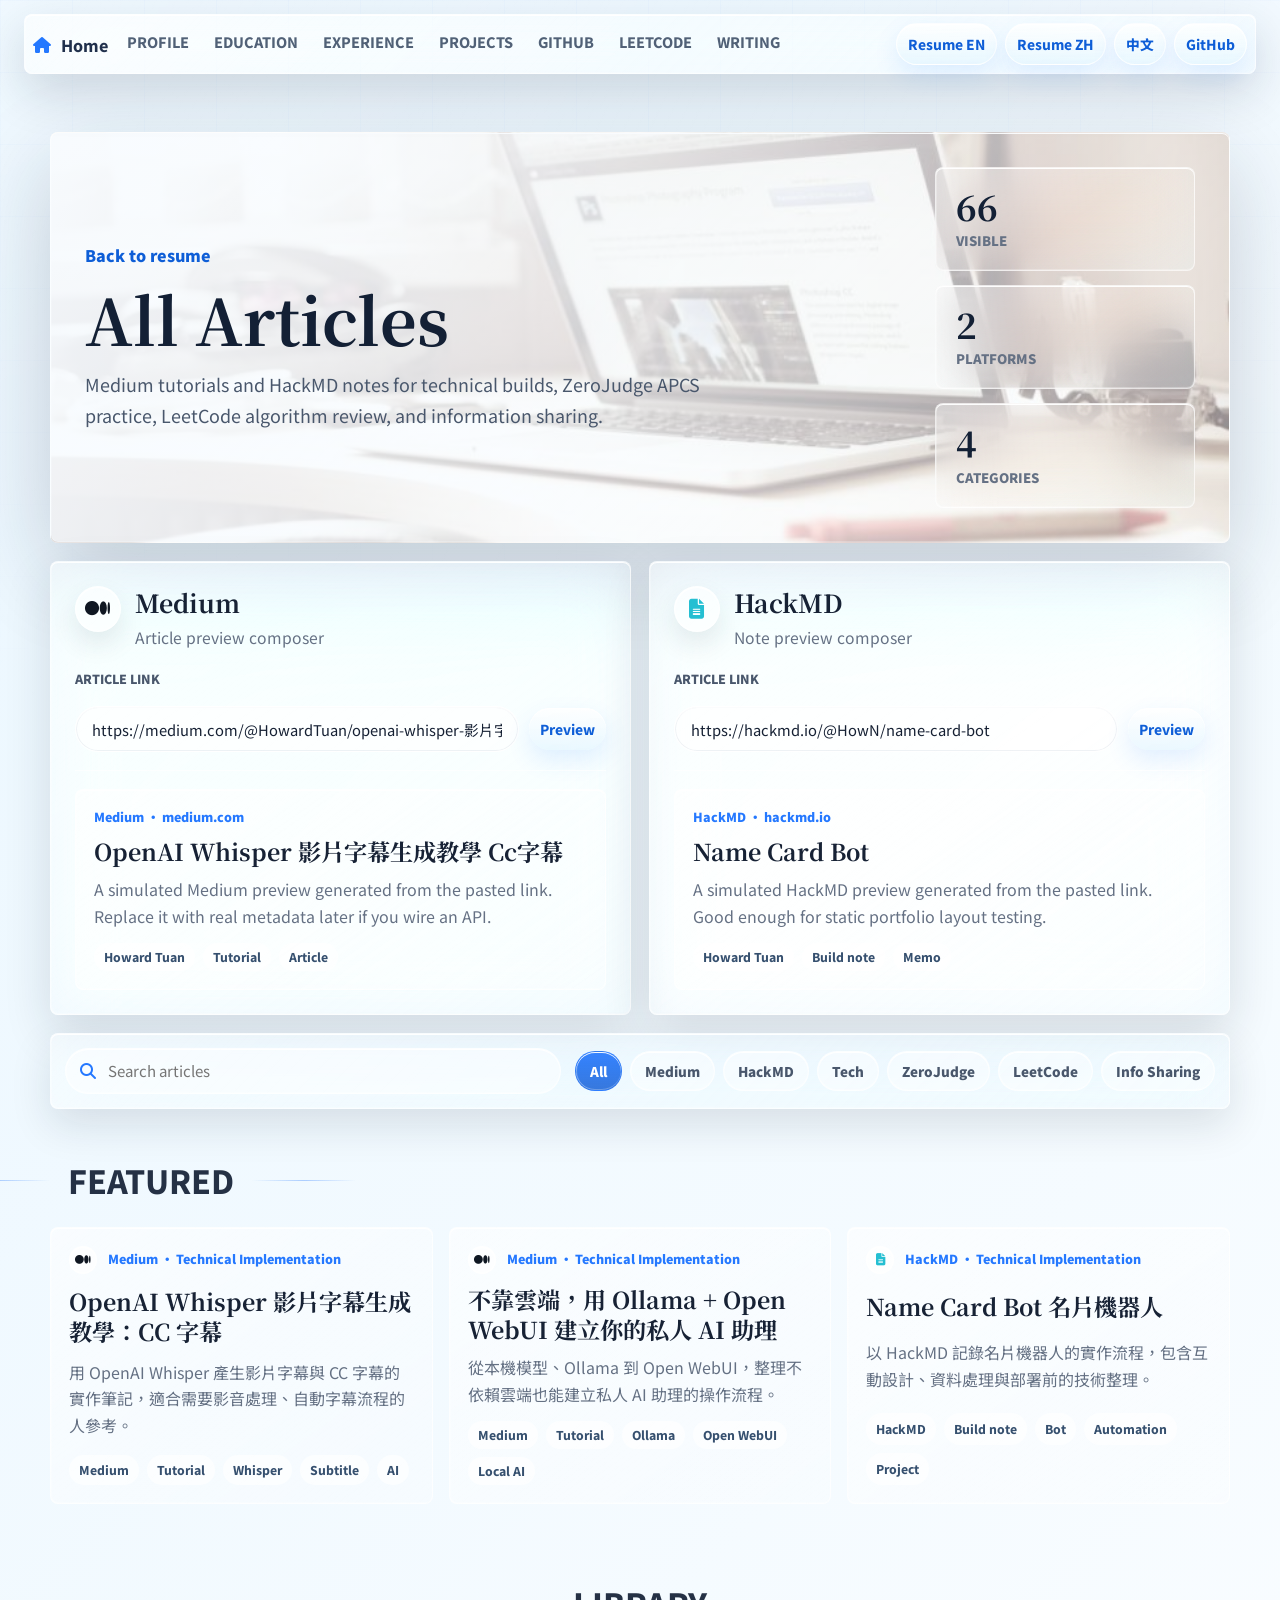
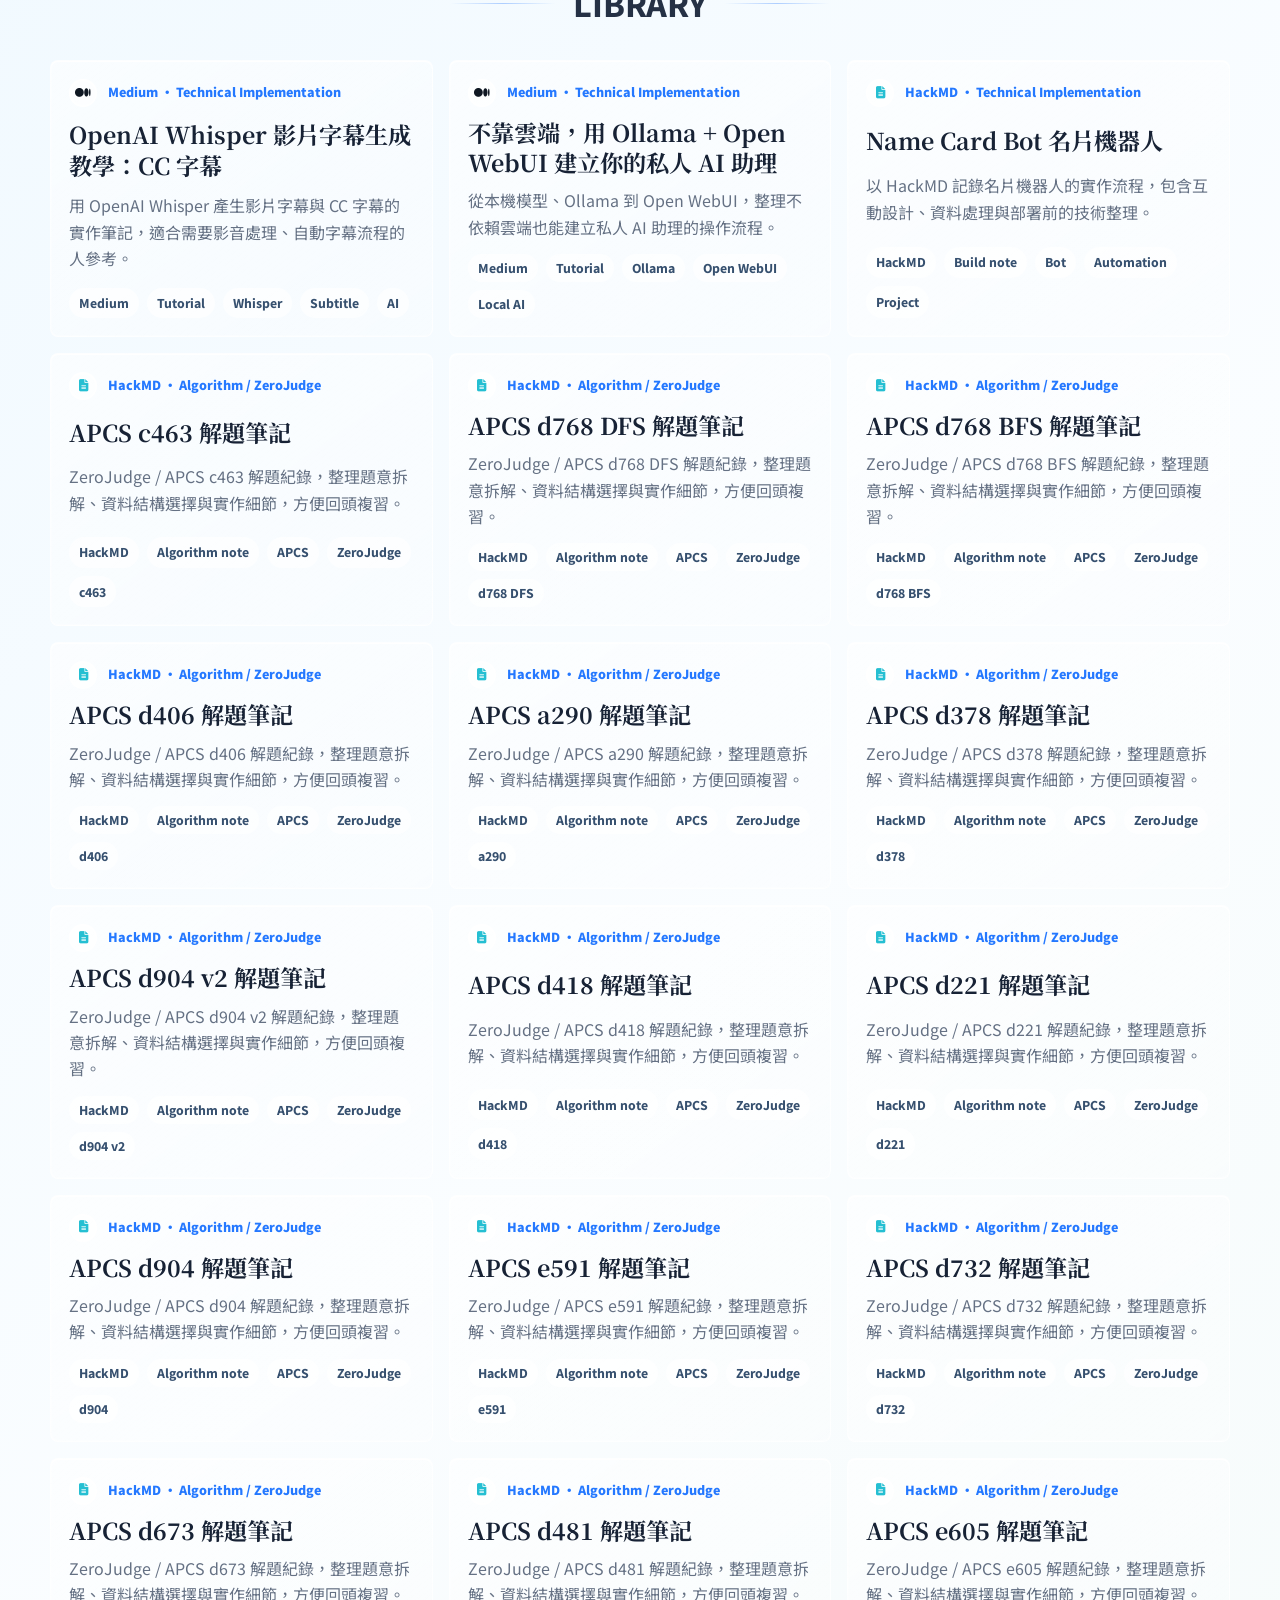
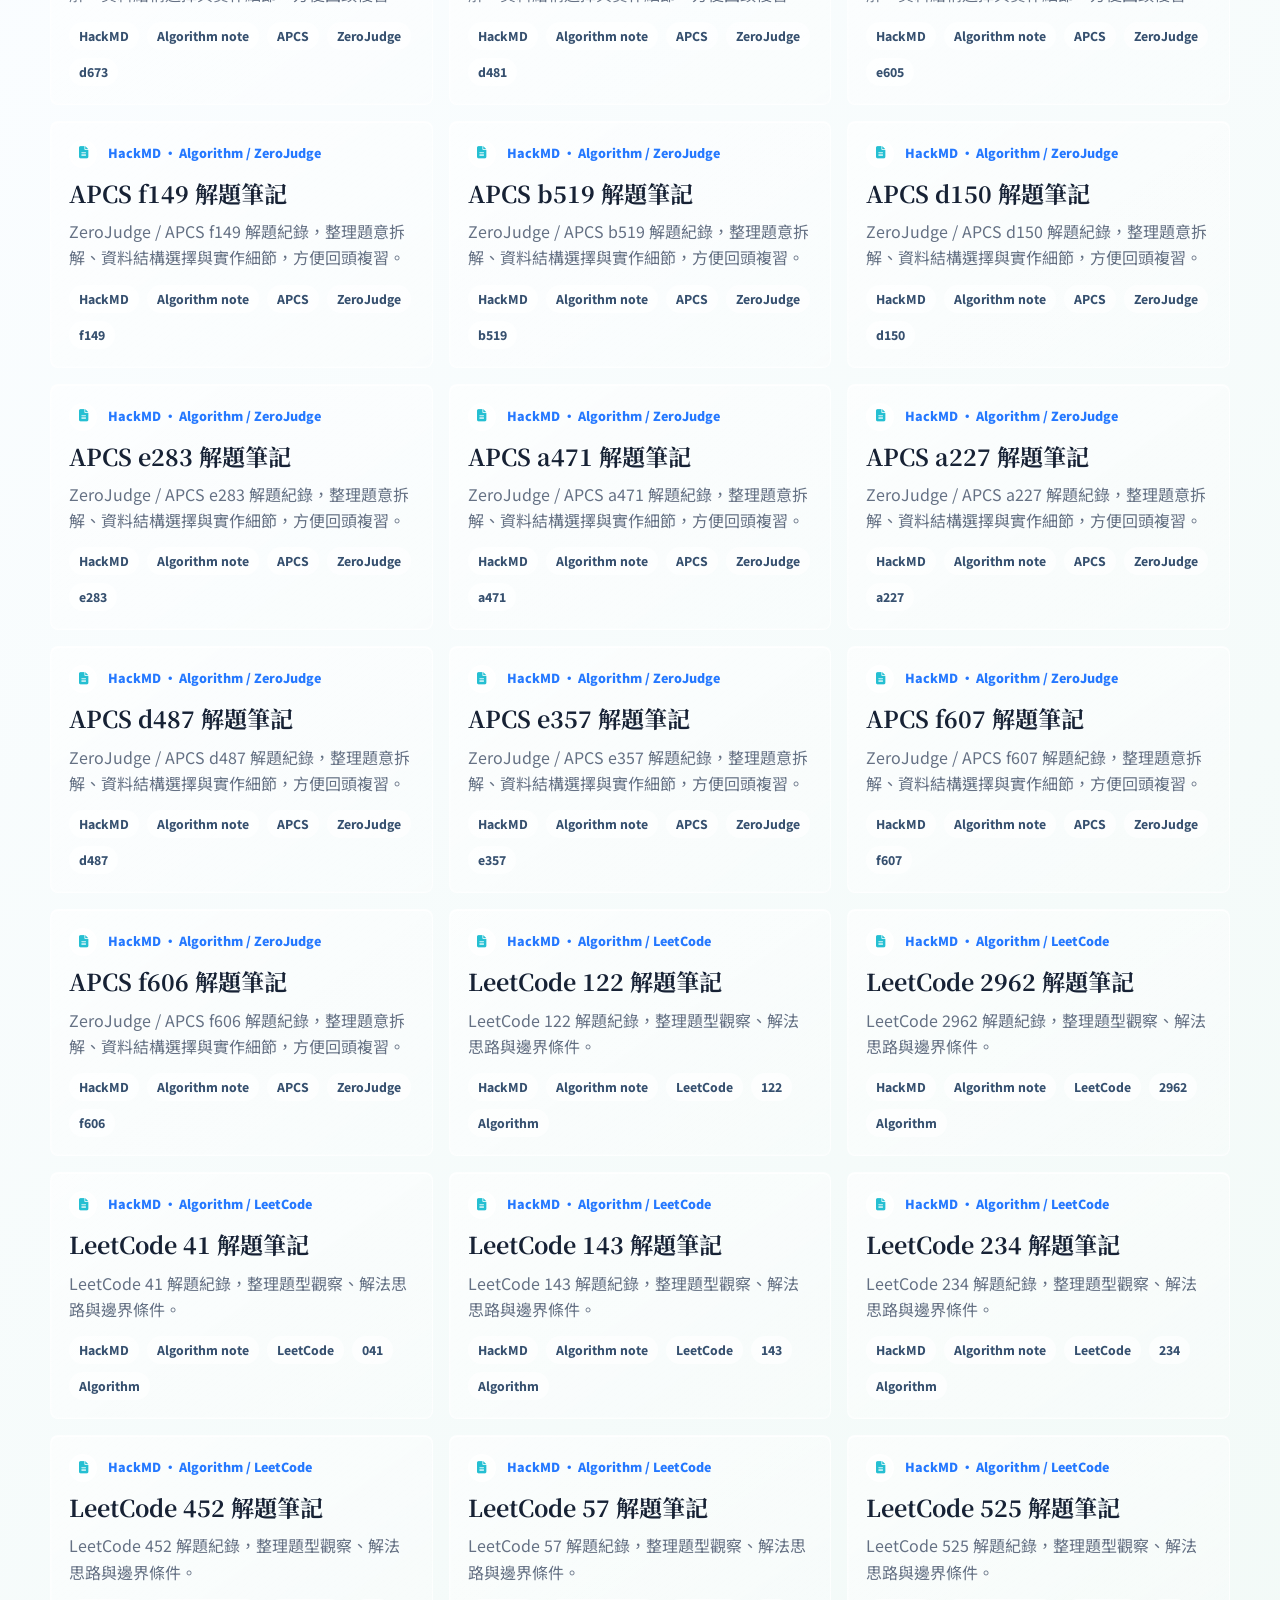
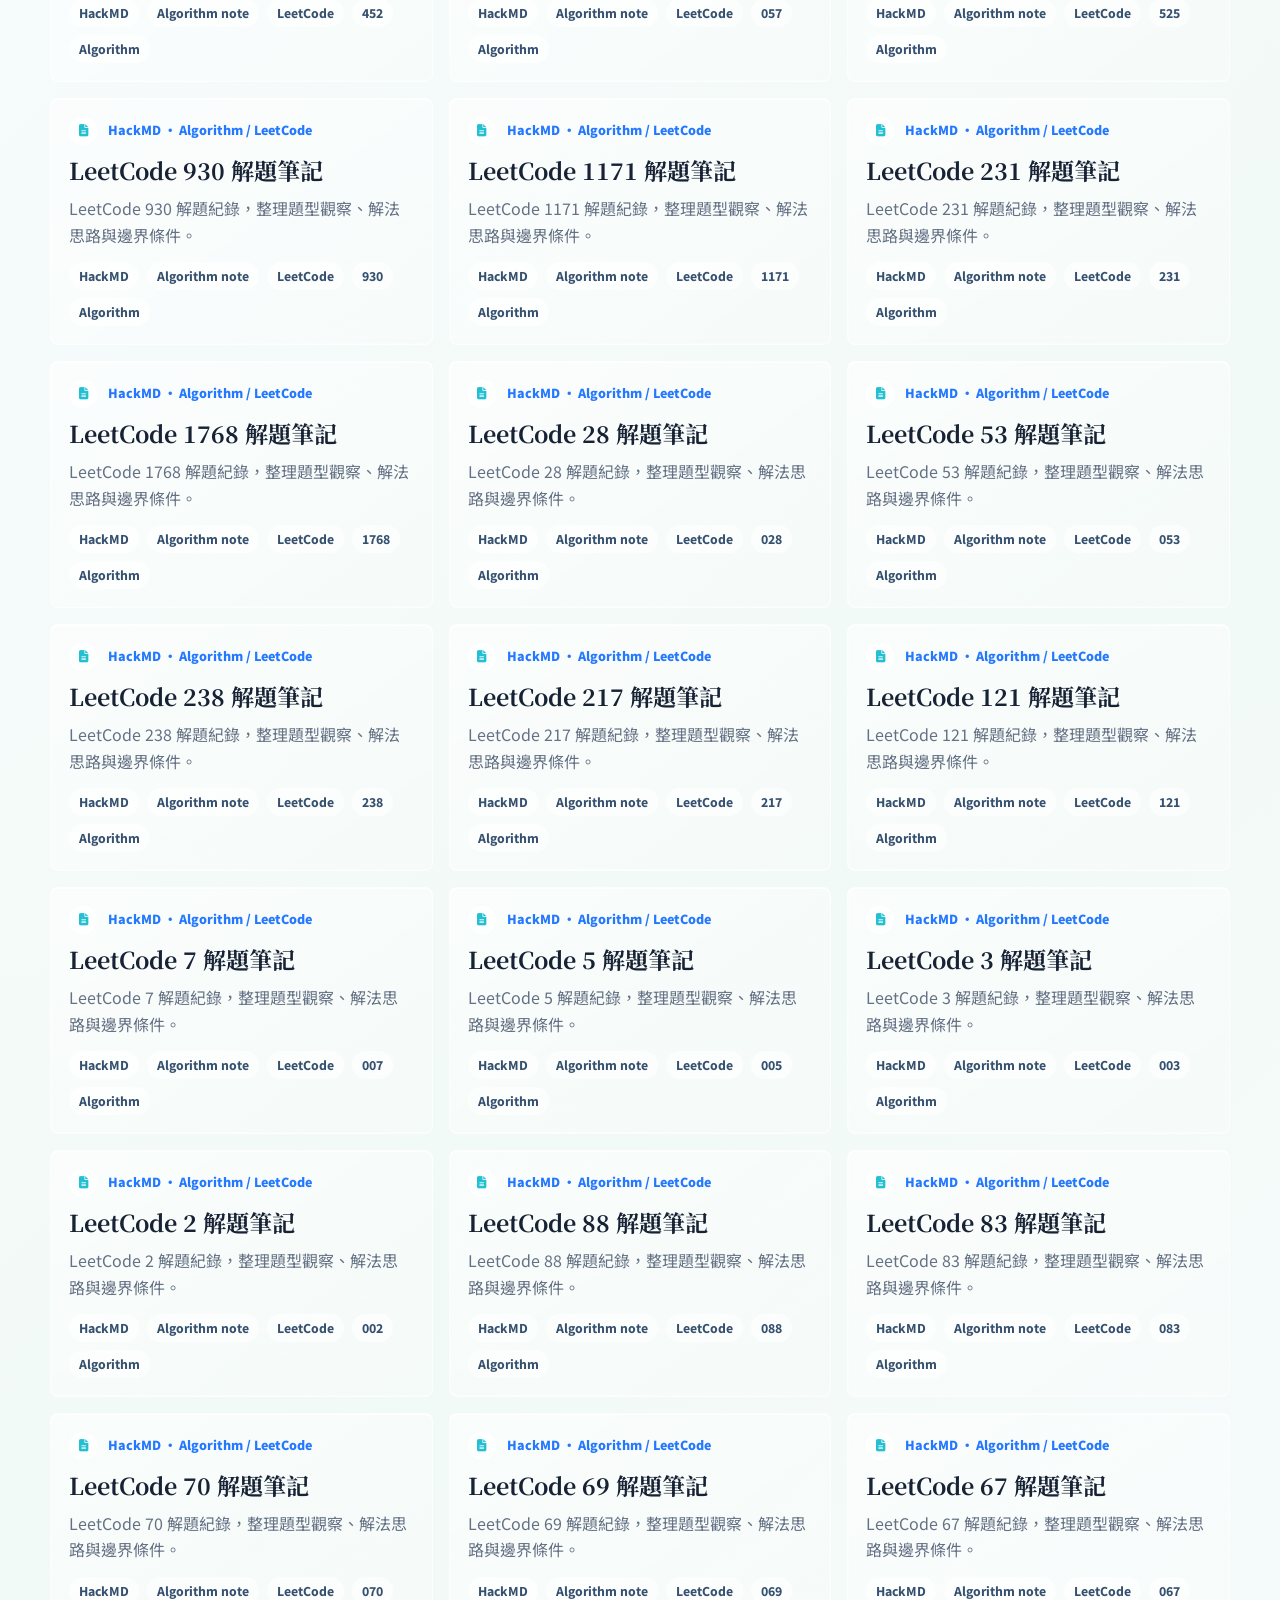
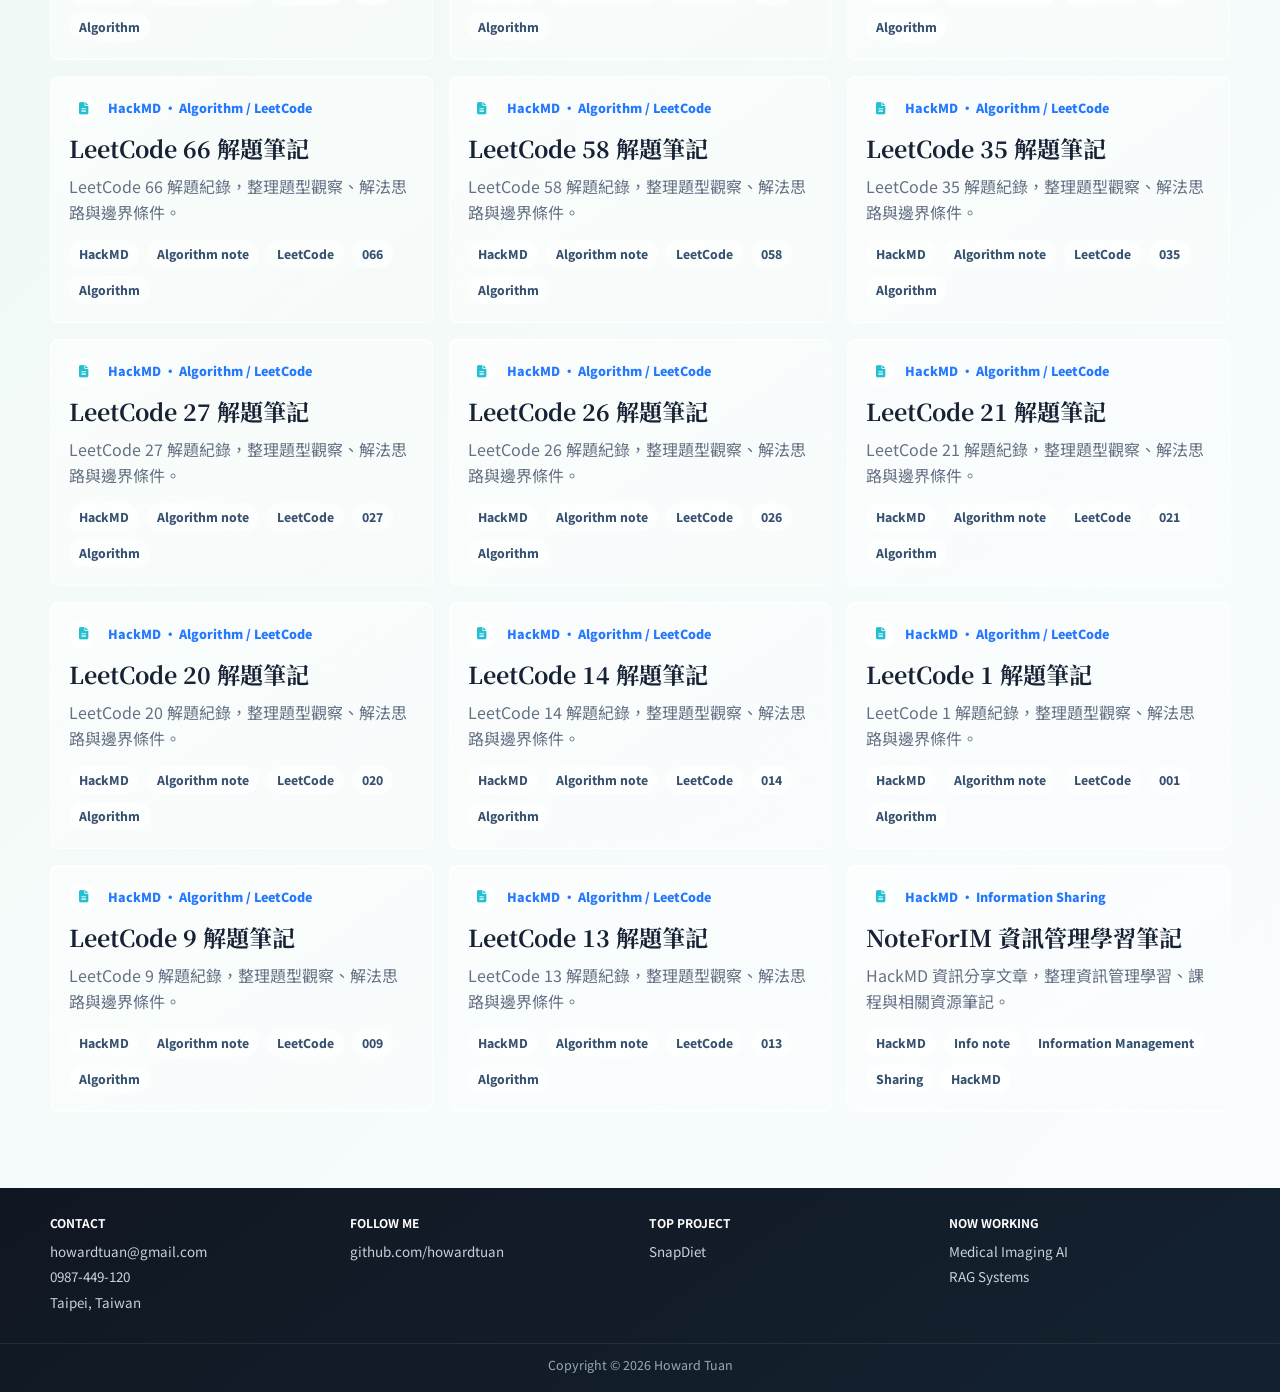
<file: writing.html>
<!doctype html>
<html lang="zh-Hant">
<head>
  <meta charset="utf-8">
  <meta name="viewport" content="width=device-width, initial-scale=1.0">
  <meta name="description" content="Howard Tuan articles, Medium posts, and HackMD notes.">
  <title>Howard Tuan Writing</title>

  <link rel="shortcut icon" href="assets/images/gt_favicon.png">
  <link rel="preconnect" href="https://fonts.googleapis.com">
  <link rel="preconnect" href="https://fonts.gstatic.com" crossorigin>
  <link href="https://fonts.googleapis.com/css2?family=Noto+Sans+TC:wght@400;500;700;900&family=Noto+Serif+TC:wght@600;700;900&display=swap" rel="stylesheet">
  <link rel="stylesheet" href="https://cdnjs.cloudflare.com/ajax/libs/font-awesome/6.7.2/css/all.min.css">
  <link rel="stylesheet" href="assets/css/resume.css?v=20260811-resume-refresh">
</head>
<body id="top" class="writing-page">
  <a href="#main" class="skip-link">跳到主要內容</a>
  <div class="scroll-indicator"></div>

  <header id="header" class="page-header-shell">
    <nav class="index-navbar" aria-label="主要導覽">
      <div class="nav-shell">
        <div class="nav-home">
          <a href="index.html#top"><i class="fas fa-home"></i><span>Home</span></a>
        </div>
        <div class="nav-center">
          <a href="index.html#profile">PROFILE</a>
          <a href="index.html#education">EDUCATION</a>
          <a href="index.html#experience">EXPERIENCE</a>
          <a href="index.html#projects">PROJECTS</a>
          <a href="index.html#writing">WRITING</a>
          <a href="index.html#certifications">CERTIFICATES</a>
          <a href="index.html#contact">CONTACT</a>
        </div>
        <div class="nav-actions">
          <a href="resume/mycv_eng.pdf" target="_blank" rel="noopener noreferrer" data-i18n="resumeEn">Resume EN</a>
          <a href="resume/mycv_chi.pdf" target="_blank" rel="noopener noreferrer" data-i18n="resumeZh">履歷中文</a>
          <button class="lang-toggle" type="button" data-lang-toggle>中文</button>
          <a href="https://github.com/howardtuan" target="_blank" rel="noopener noreferrer">GitHub</a>
        </div>
      </div>
    </nav>
  </header>

  <main id="main" class="article-main" role="main">
    <section class="article-hero">
      <div class="article-hero-copy">
        <a class="back-link" href="index.html#writing"><i class="fas fa-arrow-left"></i> Back to resume</a>
        <h1>All Articles</h1>
        <p>Medium essays and HackMD research notes for medical imaging AI, RAG systems, product experiments, and teaching workflows.</p>
      </div>
      <div class="article-stats">
        <div>
          <strong data-article-count>66</strong>
          <span>Visible</span>
        </div>
        <div>
          <strong>2</strong>
          <span>Platforms</span>
        </div>
        <div>
          <strong>4</strong>
          <span>Categories</span>
        </div>
      </div>
    </section>

    <section class="writing-lab" aria-label="文章連結預覽">
      <article class="writing-composer" data-platform="medium">
        <div class="writing-head">
          <span class="platform-mark medium-mark" aria-hidden="true"><i class="fab fa-medium"></i></span>
          <div>
            <h2>Medium</h2>
            <p>Article preview composer</p>
          </div>
        </div>
        <label for="medium-url">Article link</label>
        <div class="link-field">
          <input id="medium-url" type="url" value="https://medium.com/@HowardTuan/openai-whisper-影片字幕生成教學-cc字幕-5bb7aa3fd530" placeholder="Paste article link">
          <button type="button" data-preview-target="medium">Preview</button>
        </div>
        <div class="article-preview" id="medium-preview" aria-live="polite"></div>
      </article>

      <article class="writing-composer" data-platform="hackmd">
        <div class="writing-head">
          <span class="platform-mark hackmd-mark" aria-hidden="true"><i class="fas fa-file-lines"></i></span>
          <div>
            <h2>HackMD</h2>
            <p>Note preview composer</p>
          </div>
        </div>
        <label for="hackmd-url">Article link</label>
        <div class="link-field">
          <input id="hackmd-url" type="url" value="https://hackmd.io/@HowN/name-card-bot" placeholder="Paste article link">
          <button type="button" data-preview-target="hackmd">Preview</button>
        </div>
        <div class="article-preview" id="hackmd-preview" aria-live="polite"></div>
      </article>
    </section>

    <section class="article-controls" aria-label="文章搜尋與篩選">
      <div class="search-field">
        <i class="fas fa-magnifying-glass" aria-hidden="true"></i>
        <input id="article-search" type="search" placeholder="Search articles">
      </div>
      <div class="filter-tabs">
        <button type="button" class="is-active" data-article-filter="all">All</button>
        <button type="button" data-article-filter="medium">Medium</button>
        <button type="button" data-article-filter="hackmd">HackMD</button>
        <button type="button" data-article-filter="tech">Tech</button>
        <button type="button" data-article-filter="zerojudge">ZeroJudge</button>
        <button type="button" data-article-filter="leetcode">LeetCode</button>
        <button type="button" data-article-filter="info">Info Sharing</button>
      </div>
    </section>

    <section class="section article-featured" aria-label="精選文章">
      <div class="split-section-head">
        <h2 class="section-title">
          <span>FEATURED</span>
        </h2>
      </div>
      <div class="article-strip" data-featured-articles data-limit="3"></div>
    </section>

    <section class="section article-index" aria-label="所有文章">
      <h2 class="section-title">
        <span>LIBRARY</span>
      </h2>
      <div class="article-library" data-article-library></div>
    </section>
  </main>

  <footer id="underfooter">
    <div class="footer-shell" id="contact">
      <div>
        <h4>CONTACT</h4>
        <p>howardtuan@gmail.com</p>
        <p>0987-449-120</p>
        <p>Taipei, Taiwan</p>
      </div>
      <div>
        <h4>FOLLOW ME</h4>
        <p><a href="https://github.com/howardtuan" target="_blank" rel="noopener noreferrer">github.com/howardtuan</a></p>
      </div>
      <div>
        <h4>TOP PROJECT</h4>
        <p><a href="https://snapdiet.zeabur.app/site/" target="_blank" rel="noopener noreferrer">SnapDiet</a></p>
      </div>
      <div>
        <h4>NOW WORKING</h4>
        <p>Medical Imaging AI</p>
        <p>RAG Systems</p>
      </div>
    </div>
    <div class="footer-bottom">
      <p>Copyright &copy; 2026 Howard Tuan</p>
    </div>
  </footer>

  <script>
    const indicator = document.querySelector(".scroll-indicator");
    window.addEventListener("scroll", () => {
      const max = document.documentElement.scrollHeight - window.innerHeight;
      const ratio = max > 0 ? window.scrollY / max : 0;
      indicator.style.transform = "scaleX(" + ratio + ")";
    });
  </script>
  <script src="assets/js/writing.js?v=20260617-articles"></script>
  <script src="assets/js/site-language.js?v=20260811-resume-refresh"></script>
</body>
</html>
</file>
<file: assets/css/resume.css>
html {
  scroll-behavior: smooth;
}

:root {
  --hero-photo: url("../images/mac.jpg");
  --bg: #f7fbff;
  --bg-deep: #e9f2fb;
  --surface: rgba(255, 255, 255, 0.28);
  --surface-strong: rgba(255, 255, 255, 0.46);
  --surface-soft: rgba(244, 250, 255, 0.2);
  --text: #152033;
  --muted: #657184;
  --muted-strong: #49576c;
  --line: rgba(122, 145, 170, 0.28);
  --glass-line: rgba(255, 255, 255, 0.62);
  --glass-bg: linear-gradient(145deg, rgba(255, 255, 255, 0.42), rgba(255, 255, 255, 0.12) 52%, rgba(235, 251, 255, 0.28));
  --glass-nav: linear-gradient(135deg, rgba(255, 255, 255, 0.48), rgba(255, 255, 255, 0.14) 48%, rgba(239, 251, 255, 0.32));
  --blue: #2478ff;
  --cyan: #25bfd2;
  --mint: #49c69d;
  --rose: #d9557c;
  --amber: #ad7d28;
  --footer: #101722;
  --shadow: 0 30px 90px rgba(19, 32, 50, 0.2);
  --shadow-soft: 0 18px 48px rgba(19, 32, 50, 0.14);
  --glass-inset: inset 0 1px 0 rgba(255, 255, 255, 0.95), inset 0 -1px 0 rgba(255, 255, 255, 0.26), inset 1px 0 0 rgba(255, 255, 255, 0.25);
  --section-width: min(1180px, calc(100% - 48px));
}

* {
  box-sizing: border-box;
}

body {
  margin: 0;
  color: var(--text);
  background:
    linear-gradient(135deg, rgba(232, 246, 255, 0.86) 0%, rgba(250, 253, 255, 0.98) 36%, rgba(242, 250, 246, 0.92) 72%, rgba(250, 253, 255, 0.98) 100%),
    linear-gradient(180deg, var(--bg) 0%, var(--bg-deep) 100%);
  font-family: "Noto Sans TC", Arial, sans-serif;
  -webkit-font-smoothing: antialiased;
  text-rendering: optimizeLegibility;
}

body::before {
  position: fixed;
  inset: 0;
  z-index: -1;
  pointer-events: none;
  content: "";
  background-image:
    linear-gradient(rgba(36, 120, 255, 0.035) 1px, transparent 1px),
    linear-gradient(90deg, rgba(36, 120, 255, 0.035) 1px, transparent 1px),
    linear-gradient(115deg, rgba(255, 255, 255, 0.46), rgba(255, 255, 255, 0) 46%, rgba(255, 255, 255, 0.38));
  background-size: 72px 72px, 72px 72px, 100% 100%;
  mask-image: linear-gradient(to bottom, rgba(0, 0, 0, 0.62), transparent 78%);
}

a {
  color: inherit;
}

p,
ul {
  margin-top: 0;
}

img {
  max-width: 100%;
}

.skip-link {
  position: absolute;
  left: 12px;
  top: -48px;
  z-index: 100;
  padding: 10px 14px;
  border-radius: 999px;
  color: #fff;
  background: var(--blue);
  text-decoration: none;
}

.skip-link:focus {
  top: 12px;
}

.scroll-indicator {
  position: fixed;
  top: 0;
  left: 0;
  z-index: 120;
  width: 100%;
  height: 3px;
  background: linear-gradient(90deg, var(--cyan), var(--blue), var(--mint));
  transform: scaleX(0);
  transform-origin: left;
}

#header {
  position: relative;
}

#head {
  position: relative;
  overflow: hidden;
  width: 100%;
  min-height: 100svh;
  margin: 0;
  border-bottom: 0;
  background: var(--hero-photo) center/cover no-repeat;
  isolation: isolate;
}

.hero-carousel,
.hero-slide {
  position: absolute;
  inset: 0;
}

.hero-carousel {
  z-index: 0;
}

.hero-slide {
  background-position: center;
  background-size: cover;
  opacity: 0;
  transform: scale(1.035);
  transition: opacity 900ms ease, transform 6200ms ease;
}

.hero-slide.is-active {
  opacity: 1;
  transform: scale(1);
}

.head-overlay {
  position: absolute;
  inset: 0;
  z-index: 1;
  background:
    linear-gradient(180deg, rgba(255, 255, 255, 0.08), rgba(230, 246, 255, 0.24) 48%, rgba(247, 251, 255, 0.92) 100%),
    linear-gradient(115deg, rgba(255, 255, 255, 0.44), rgba(255, 255, 255, 0.04) 42%, rgba(36, 120, 255, 0.12));
}

.hero-shell {
  position: relative;
  z-index: 2;
  display: grid;
  align-items: center;
  width: var(--section-width);
  min-height: inherit;
  margin: 0 auto;
  padding: 126px 0 78px;
}

#logo {
  position: relative;
  overflow: hidden;
  display: grid;
  justify-items: center;
  width: min(900px, 100%);
  margin: 0 auto;
  padding: 42px 34px;
  border: 1px solid var(--glass-line);
  border-radius: 8px;
  background: var(--glass-bg);
  box-shadow: var(--shadow), var(--glass-inset);
  text-align: center;
  backdrop-filter: blur(40px) saturate(180%) brightness(1.08);
  -webkit-backdrop-filter: blur(40px) saturate(180%) brightness(1.08);
}

#logo::before {
  position: absolute;
  inset: 0;
  pointer-events: none;
  content: "";
  background:
    linear-gradient(115deg, rgba(255, 255, 255, 0.82), rgba(255, 255, 255, 0) 34%),
    linear-gradient(245deg, rgba(64, 205, 221, 0.18), rgba(255, 255, 255, 0) 42%);
  opacity: 0.78;
}

#logo > * {
  position: relative;
  z-index: 1;
}

#head img.img-circle {
  width: 128px;
  height: 128px;
  border: 1px solid rgba(255, 255, 255, 0.96);
  border-radius: 50%;
  object-fit: cover;
  box-shadow: 0 18px 38px rgba(31, 45, 67, 0.18), var(--glass-inset);
}

#head .title {
  display: block;
  margin-top: 22px;
  font-family: "Noto Serif TC", serif;
  font-size: 4rem;
  font-weight: 700;
  line-height: 1.12;
}

#head .tagline,
#head .subtagline {
  display: block;
}

#head .tagline {
  max-width: 720px;
  margin-top: 14px;
  color: var(--muted-strong);
  font-size: 1.25rem;
  line-height: 1.7;
}

#head .subtagline {
  margin-top: 14px;
  color: var(--muted);
  font-size: 1rem;
  font-weight: 700;
}

.index-navbar {
  position: fixed;
  top: 14px;
  left: 0;
  right: 0;
  z-index: 100;
  width: 100%;
  margin: 0;
  padding: 0 24px;
  border-bottom: 0;
  background: transparent;
  box-shadow: none;
}

.nav-shell {
  display: grid;
  grid-template-columns: 78px minmax(0, 1fr) auto;
  align-items: center;
  gap: 6px;
  width: min(1240px, 100%);
  margin: 0 auto;
  padding: 8px;
  border: 1px solid var(--glass-line);
  border-radius: 8px;
  background: var(--glass-nav);
  box-shadow: 0 18px 48px rgba(20, 34, 52, 0.16), var(--glass-inset);
  backdrop-filter: blur(34px) saturate(190%) brightness(1.08);
  -webkit-backdrop-filter: blur(34px) saturate(190%) brightness(1.08);
}

.nav-home a,
.nav-center a,
.nav-actions a {
  text-decoration: none;
}

.nav-home a {
  display: inline-flex;
  align-items: center;
  gap: 10px;
  color: #20304c;
  font-weight: 800;
}

.nav-home i {
  color: var(--blue);
}

.nav-center {
  display: flex;
  justify-content: flex-start;
  flex-wrap: nowrap;
  gap: 5px;
  min-width: 0;
  overflow-x: auto;
  scrollbar-width: none;
}

.nav-center::-webkit-scrollbar {
  display: none;
}

.nav-center a {
  flex: 0 0 auto;
  min-height: 38px;
  padding: 10px 10px;
  border-radius: 999px;
  color: #516177;
  font-size: 0.9rem;
  font-weight: 800;
  letter-spacing: 0;
  line-height: 1;
}

.nav-center a:hover,
.nav-center a:focus-visible,
.nav-center a[aria-current="page"] {
  color: var(--blue);
  background: rgba(255, 255, 255, 0.64);
  outline: none;
}

.nav-actions {
  display: flex;
  justify-content: flex-end;
  flex-wrap: nowrap;
  gap: 8px;
}

.nav-actions a,
.project-links a,
.link-field button,
.lang-toggle {
  display: inline-flex;
  align-items: center;
  justify-content: center;
  min-height: 42px;
  padding: 0 11px;
  border: 1px solid rgba(255, 255, 255, 0.78);
  border-radius: 999px;
  color: #0e5ed7;
  background: linear-gradient(180deg, rgba(255, 255, 255, 0.82), rgba(224, 244, 255, 0.64));
  box-shadow: inset 0 1px 0 rgba(255, 255, 255, 0.92), 0 10px 24px rgba(36, 120, 255, 0.12);
  font-size: 0.86rem;
  font-weight: 800;
  text-decoration: none;
}

.lang-toggle {
  cursor: pointer;
  font-family: inherit;
}

.nav-actions a:hover,
.project-links a:hover,
.link-field button:hover {
  border-color: rgba(36, 120, 255, 0.38);
  color: #063f9c;
  transform: translateY(-1px);
}

.container {
  width: var(--section-width);
  margin: 0 auto;
}

.section {
  padding-top: 76px;
  scroll-margin-top: 106px;
}

#profile {
  padding-top: 42px;
}

.topspace {
  margin-top: 0;
}

.col-full {
  width: 100%;
}

.lead {
  max-width: 1040px;
  margin: 0 auto;
  color: var(--muted-strong);
  font-size: 1.55rem;
  line-height: 1.8;
}

.lead strong {
  color: var(--rose);
}

.text-center {
  text-align: center;
}

.text-muted {
  color: var(--muted);
}

.highlight-panel {
  display: grid;
  grid-template-columns: repeat(4, minmax(0, 1fr));
  gap: 16px;
  margin-top: 30px;
}

.metric-box,
.info-card,
.timeline-card,
.project-tile,
.writing-composer {
  border: 1px solid var(--glass-line);
  border-radius: 8px;
  background: var(--glass-bg);
  box-shadow: var(--shadow-soft), var(--glass-inset);
  backdrop-filter: blur(30px) saturate(170%) brightness(1.06);
  -webkit-backdrop-filter: blur(30px) saturate(170%) brightness(1.06);
}

.metric-box {
  padding: 18px;
}

.metric-number {
  color: #182235;
  font-family: "Noto Serif TC", serif;
  font-size: clamp(1.55rem, 2.3vw, 2rem);
  font-weight: 700;
  line-height: 1.2;
  overflow-wrap: anywhere;
}

.metric-label {
  margin-top: 9px;
  color: #52647a;
  font-size: 0.75rem;
  font-weight: 800;
  letter-spacing: 0;
  text-transform: uppercase;
}

.metric-note {
  margin-top: 6px;
  color: var(--muted);
  font-size: 0.88rem;
  line-height: 1.5;
}

.section-title {
  position: relative;
  margin: 0 0 34px;
  color: #253145;
  font-size: 2rem;
  font-weight: 800;
  text-align: center;
  letter-spacing: 0;
}

.section-title span {
  position: relative;
  display: inline-block;
  padding: 0 18px;
  font-family: "Noto Sans TC", Arial, sans-serif;
  letter-spacing: 0;
}

.section-title span::before,
.section-title span::after {
  position: absolute;
  top: 50%;
  width: 104px;
  height: 1px;
  content: "";
  background: linear-gradient(90deg, transparent, rgba(36, 120, 255, 0.34), transparent);
}

.section-title span::before {
  right: 100%;
}

.section-title span::after {
  left: 100%;
}

.card-grid {
  display: grid;
  gap: 18px;
}

.three-col {
  grid-template-columns: repeat(3, minmax(0, 1fr));
}

.two-col {
  grid-template-columns: repeat(2, minmax(0, 1fr));
}

.info-card {
  padding: 23px;
}

.info-card time,
.timeline-badge,
.project-chip {
  display: inline-flex;
  align-items: center;
  min-height: 32px;
  padding: 0 12px;
  border: 1px solid rgba(255, 255, 255, 0.62);
  border-radius: 999px;
  background: rgba(255, 255, 255, 0.58);
  box-shadow: inset 0 1px 0 rgba(255, 255, 255, 0.86);
  font-size: 0.74rem;
  font-weight: 800;
  letter-spacing: 0;
}

.info-card time,
.timeline-badge {
  color: #176f83;
}

.info-card h3,
.timeline-card h3,
.project-tile h3,
.writing-head h3 {
  margin: 14px 0 10px;
  color: #172235;
  font-family: "Noto Serif TC", serif;
  font-size: 1.55rem;
  line-height: 1.35;
  overflow-wrap: anywhere;
}

.info-card p,
.timeline-card p,
.project-tile p,
.project-readme p,
.project-readme li,
.experience-detail li,
.info-card li,
.writing-head p {
  color: var(--muted);
  font-size: 0.98rem;
  line-height: 1.78;
}

.info-card p:last-child,
.timeline-card p:last-child,
.project-tile p:last-child,
.writing-head p:last-child {
  margin-bottom: 0;
}

.timeline-wrap {
  display: grid;
  gap: 16px;
}

.timeline-card {
  position: relative;
  padding: 23px 23px 23px 30px;
  overflow: hidden;
}

.timeline-card::before {
  position: absolute;
  top: 24px;
  left: 14px;
  width: 4px;
  height: calc(100% - 48px);
  content: "";
  border-radius: 999px;
  background: linear-gradient(180deg, var(--cyan), var(--mint), rgba(36, 120, 255, 0.42));
}

.experience-card summary {
  position: relative;
  display: grid;
  gap: 0;
  padding-right: 38px;
  cursor: pointer;
  list-style: none;
}

.experience-card summary::-webkit-details-marker {
  display: none;
}

.experience-card summary::after {
  position: absolute;
  top: 8px;
  right: 4px;
  width: 11px;
  height: 11px;
  content: "";
  border-right: 2px solid #5f7187;
  border-bottom: 2px solid #5f7187;
  transform: rotate(45deg);
  transition: transform 160ms ease;
}

.experience-card[open] summary {
  padding-bottom: 18px;
  border-bottom: 1px solid rgba(255, 255, 255, 0.58);
}

.experience-card[open] summary::after {
  transform: rotate(225deg);
}

.experience-detail {
  display: grid;
  grid-template-columns: minmax(170px, 0.34fr) minmax(0, 1fr);
  gap: 20px;
  padding-top: 18px;
}

.experience-visual {
  position: relative;
  display: grid;
  aspect-ratio: 4 / 3;
  min-height: 170px;
  place-items: center;
  overflow: hidden;
  border: 1px solid rgba(255, 255, 255, 0.7);
  border-radius: 8px;
  padding: 0;
  color: #ffffff;
  background:
    linear-gradient(145deg, rgba(36, 120, 255, 0.78), rgba(37, 191, 210, 0.44)),
    linear-gradient(180deg, rgba(255, 255, 255, 0.32), rgba(255, 255, 255, 0));
  box-shadow: var(--glass-inset), 0 18px 36px rgba(36, 120, 255, 0.16);
  cursor: zoom-in;
  font-size: 3rem;
  font: inherit;
  transition: border-color 180ms ease, box-shadow 180ms ease, transform 180ms ease;
}

.experience-visual:hover,
.experience-visual:focus-visible {
  border-color: rgba(36, 120, 255, 0.38);
  box-shadow: var(--glass-inset), 0 24px 46px rgba(36, 120, 255, 0.2);
  transform: translateY(-2px);
}

.experience-visual:focus-visible {
  outline: 3px solid rgba(36, 120, 255, 0.26);
  outline-offset: 3px;
}

.experience-visual img {
  position: absolute;
  inset: 0;
  width: 100%;
  height: 100%;
  object-fit: cover;
  object-position: center;
}

.experience-visual[data-visual="medical"] img {
  object-position: center top;
}

.experience-visual[data-visual="lab"] {
  background:
    linear-gradient(145deg, rgba(37, 191, 210, 0.76), rgba(73, 198, 157, 0.44)),
    linear-gradient(180deg, rgba(255, 255, 255, 0.32), rgba(255, 255, 255, 0));
}

.experience-visual[data-visual="workshop"] {
  background:
    linear-gradient(145deg, rgba(217, 85, 124, 0.74), rgba(36, 120, 255, 0.44)),
    linear-gradient(180deg, rgba(255, 255, 255, 0.32), rgba(255, 255, 255, 0));
}

.experience-visual[data-visual="medical"] {
  background:
    linear-gradient(145deg, rgba(73, 198, 157, 0.76), rgba(36, 120, 255, 0.46)),
    linear-gradient(180deg, rgba(255, 255, 255, 0.32), rgba(255, 255, 255, 0));
}

.experience-visual[data-visual="engineering"] {
  background:
    linear-gradient(145deg, rgba(173, 125, 40, 0.72), rgba(36, 120, 255, 0.42)),
    linear-gradient(180deg, rgba(255, 255, 255, 0.32), rgba(255, 255, 255, 0));
}

.experience-visual[data-visual="leadership"] {
  background:
    linear-gradient(145deg, rgba(142, 91, 198, 0.76), rgba(36, 120, 255, 0.46)),
    linear-gradient(180deg, rgba(255, 255, 255, 0.32), rgba(255, 255, 255, 0));
}

.experience-icon {
  cursor: default;
  font-size: 3.25rem;
}

.experience-icon:hover {
  border-color: rgba(255, 255, 255, 0.7);
  box-shadow: var(--glass-inset), 0 18px 36px rgba(36, 120, 255, 0.16);
  transform: none;
}

.experience-detail h4 {
  margin: 0 0 8px;
  color: #172235;
  font-family: "Noto Serif TC", serif;
  font-size: 1.28rem;
  line-height: 1.35;
}

.experience-detail ul {
  margin: 10px 0 0;
  padding-left: 18px;
}

.project-grid {
  display: grid;
  grid-template-columns: repeat(3, minmax(0, 1fr));
  gap: 18px;
  align-items: start;
}

.project-grid [hidden],
.certificate-grid [hidden] {
  display: none;
}

.project-tile {
  position: relative;
  min-height: 292px;
  overflow: hidden;
  transition: transform 180ms ease, border-color 180ms ease, box-shadow 180ms ease;
}

.project-tile::before {
  position: absolute;
  inset: 0;
  pointer-events: none;
  content: "";
  background:
    linear-gradient(120deg, rgba(255, 255, 255, 0.72), rgba(255, 255, 255, 0) 34%),
    linear-gradient(250deg, rgba(37, 191, 210, 0.14), rgba(255, 255, 255, 0) 42%);
}

.project-tile:hover {
  border-color: rgba(36, 120, 255, 0.34);
  box-shadow: 0 26px 68px rgba(31, 45, 67, 0.17), var(--glass-inset);
  transform: translateY(-3px);
}

.project-tile summary {
  position: relative;
  display: flex;
  min-height: 292px;
  flex-direction: column;
  padding: 22px 48px 22px 22px;
  cursor: pointer;
  list-style: none;
}

.project-tile summary::-webkit-details-marker {
  display: none;
}

.project-tile summary::after {
  position: absolute;
  top: 24px;
  right: 22px;
  width: 11px;
  height: 11px;
  content: "";
  border-right: 2px solid #5f7187;
  border-bottom: 2px solid #5f7187;
  transform: rotate(45deg);
  transition: transform 160ms ease;
}

.project-tile[open] summary {
  min-height: 214px;
  border-bottom: 1px solid rgba(255, 255, 255, 0.62);
}

.project-tile[open] summary::after {
  transform: rotate(225deg);
}

.project-chip {
  align-self: flex-start;
  color: #8b641b;
  background: rgba(255, 247, 219, 0.72);
}

.project-tile h3 {
  margin: 18px 0 10px;
  font-size: 1.45rem;
}

.project-tile summary > p {
  margin-bottom: 0;
}

.project-body {
  position: relative;
  display: grid;
  gap: 16px;
  padding: 18px 22px 22px;
}

.project-readme {
  padding: 0;
}

.project-readme h4 {
  margin: 0 0 10px;
  color: #1c2a3e;
  font-family: "Noto Sans TC", Arial, sans-serif;
  font-size: 0.82rem;
  font-weight: 900;
  letter-spacing: 0;
  text-transform: uppercase;
}

.project-readme ul {
  margin: 12px 0 0;
  padding-left: 18px;
}

.project-links {
  display: flex;
  flex-wrap: wrap;
  gap: 10px;
}

.project-links a {
  min-height: 40px;
  padding: 0 13px;
  font-size: 0.82rem;
}

.project-button-disabled {
  display: inline-flex;
  min-height: 40px;
  align-items: center;
  justify-content: center;
  border: 1px solid rgba(255, 255, 255, 0.72);
  border-radius: 999px;
  padding: 0 14px;
  color: #5d6f84;
  background: rgba(255, 255, 255, 0.48);
  box-shadow: var(--glass-inset);
  cursor: not-allowed;
  font: inherit;
  font-size: 0.82rem;
  font-weight: 900;
}

.pagination-controls {
  display: flex;
  align-items: center;
  justify-content: center;
  gap: 12px;
  margin-top: 20px;
}

.pagination-controls button,
.pagination-controls span {
  display: inline-flex;
  min-height: 42px;
  align-items: center;
  justify-content: center;
  border: 1px solid var(--glass-line);
  border-radius: 999px;
  background: var(--glass-bg);
  box-shadow: var(--glass-inset);
  font-size: 0.86rem;
  font-weight: 900;
}

.pagination-controls button {
  gap: 8px;
  padding: 0 15px;
  color: #0e5ed7;
  cursor: pointer;
}

.pagination-controls button:disabled {
  color: #8090a4;
  cursor: not-allowed;
  opacity: 0.62;
}

.pagination-controls span {
  min-width: 68px;
  padding: 0 14px;
  color: var(--muted-strong);
}

.leetcode-shell {
  display: grid;
  grid-template-columns: minmax(280px, 0.38fr) minmax(0, 0.62fr);
  gap: 18px;
  align-items: stretch;
}

.leetcode-summary,
.leetcode-calendar-card,
.leetcode-submissions-card {
  border: 1px solid var(--glass-line);
  border-radius: 8px;
  background: var(--glass-bg);
  box-shadow: var(--shadow-soft), var(--glass-inset);
  backdrop-filter: blur(30px) saturate(170%) brightness(1.06);
  -webkit-backdrop-filter: blur(30px) saturate(170%) brightness(1.06);
}

.leetcode-summary {
  display: grid;
  gap: 18px;
  padding: 22px;
}

.leetcode-person {
  display: grid;
  grid-template-columns: auto minmax(0, 1fr);
  gap: 14px;
  align-items: center;
}

.leetcode-person img {
  width: 62px;
  height: 62px;
  border: 1px solid rgba(255, 255, 255, 0.86);
  border-radius: 50%;
  object-fit: cover;
  background: rgba(255, 255, 255, 0.62);
  box-shadow: var(--glass-inset), 0 14px 28px rgba(31, 45, 67, 0.12);
}

.leetcode-person span,
.leetcode-person small,
.leetcode-card-head p,
.submission-meta {
  color: var(--muted);
}

.leetcode-person span {
  display: block;
  font-size: 0.8rem;
  font-weight: 900;
}

.leetcode-person strong {
  display: block;
  margin-top: 3px;
  color: #172235;
  font-family: "Noto Serif TC", serif;
  font-size: 1.45rem;
  line-height: 1.25;
}

.leetcode-person small {
  display: block;
  margin-top: 5px;
  font-size: 0.82rem;
  line-height: 1.4;
}

.leetcode-metrics {
  display: grid;
  grid-template-columns: repeat(2, minmax(0, 1fr));
  gap: 12px;
}

.leetcode-metric {
  min-width: 0;
  padding: 16px;
}

.leetcode-metric:first-child {
  grid-column: 1 / -1;
}

.leetcode-metric .metric-number {
  font-size: 1.72rem;
  overflow-wrap: anywhere;
}

.leetcode-breakdown {
  display: grid;
  gap: 12px;
  border-top: 1px solid rgba(255, 255, 255, 0.62);
  padding-top: 18px;
}

.difficulty-row {
  display: grid;
  grid-template-columns: 72px minmax(0, 1fr) 46px;
  gap: 12px;
  align-items: center;
}

.difficulty-name,
.difficulty-count {
  color: #172235;
  font-size: 0.84rem;
  font-weight: 900;
}

.difficulty-count {
  text-align: right;
}

.difficulty-bar {
  position: relative;
  height: 10px;
  overflow: hidden;
  border-radius: 999px;
  background: rgba(255, 255, 255, 0.68);
  box-shadow: inset 0 1px 2px rgba(31, 45, 67, 0.08);
}

.difficulty-fill {
  position: absolute;
  inset: 0 auto 0 0;
  width: 0;
  border-radius: inherit;
  background: linear-gradient(90deg, #49c69d, #25bfd2);
  transition: width 420ms ease;
}

[data-leetcode-difficulty="medium"] .difficulty-fill {
  background: linear-gradient(90deg, #f4bd50, #ad7d28);
}

[data-leetcode-difficulty="hard"] .difficulty-fill {
  background: linear-gradient(90deg, #f06f8f, #d9557c);
}

.leetcode-calendar-card {
  display: grid;
  gap: 14px;
  padding: 22px;
}

.leetcode-card-head {
  display: flex;
  align-items: center;
  justify-content: space-between;
  gap: 18px;
}

.leetcode-card-head h3 {
  margin: 0 0 6px;
  color: #172235;
  font-family: "Noto Serif TC", serif;
  font-size: 1.55rem;
  line-height: 1.3;
}

.leetcode-card-head p {
  margin: 0;
  font-size: 0.92rem;
  line-height: 1.6;
}

.leetcode-legend {
  display: inline-flex;
  align-items: center;
  gap: 4px;
  padding: 9px 10px;
  border: 1px solid rgba(255, 255, 255, 0.64);
  border-radius: 999px;
  background: rgba(255, 255, 255, 0.46);
  box-shadow: var(--glass-inset);
}

.leetcode-calendar-wrap {
  overflow-x: auto;
  padding: 4px 0 2px;
  scrollbar-width: thin;
}

.leetcode-calendar {
  display: grid;
  grid-auto-flow: column;
  grid-auto-columns: 12px;
  grid-template-rows: repeat(7, 12px);
  gap: 4px;
  min-height: 108px;
  width: max-content;
}

.leetcode-day {
  display: block;
  width: 12px;
  height: 12px;
  border: 1px solid rgba(255, 255, 255, 0.64);
  border-radius: 3px;
  background: rgba(220, 229, 238, 0.74);
  box-shadow: inset 0 1px 0 rgba(255, 255, 255, 0.38);
}

.leetcode-day.is-empty {
  visibility: hidden;
}

.leetcode-day.level-1 {
  background: #b7e7c8;
}

.leetcode-day.level-2 {
  background: #70ce91;
}

.leetcode-day.level-3 {
  background: #28a958;
}

.leetcode-day.level-4 {
  background: #116f39;
}

.leetcode-submissions-card {
  grid-column: 1 / -1;
  padding: 22px;
}

.leetcode-submissions {
  display: grid;
  grid-template-columns: repeat(4, minmax(0, 1fr));
  gap: 12px;
  margin-top: 16px;
}

.leetcode-submission,
.leetcode-empty {
  display: grid;
  gap: 8px;
  min-height: 122px;
  border: 1px solid rgba(255, 255, 255, 0.64);
  border-radius: 8px;
  padding: 14px;
  background: linear-gradient(145deg, rgba(255, 255, 255, 0.58), rgba(255, 255, 255, 0.24));
  box-shadow: var(--glass-inset);
  text-decoration: none;
}

.leetcode-submission:hover {
  border-color: rgba(36, 120, 255, 0.34);
  transform: translateY(-2px);
}

.leetcode-submission strong {
  color: #172235;
  font-family: "Noto Serif TC", serif;
  font-size: 1rem;
  line-height: 1.35;
}

.submission-status {
  width: fit-content;
  min-height: 26px;
  padding: 5px 9px;
  border-radius: 999px;
  color: #7d4f06;
  background: rgba(255, 239, 198, 0.8);
  font-size: 0.72rem;
  font-weight: 900;
}

.submission-status.accepted {
  color: #12613a;
  background: rgba(205, 244, 221, 0.84);
}

.submission-meta {
  align-self: end;
  font-size: 0.8rem;
  line-height: 1.5;
}

.leetcode-empty {
  grid-column: 1 / -1;
  min-height: 100px;
  align-content: center;
  color: var(--muted);
  text-align: center;
}

.leetcode-section.is-loading .leetcode-calendar,
.leetcode-section.is-loading .leetcode-submissions {
  opacity: 0.58;
}

.leetcode-section.has-error .leetcode-summary,
.leetcode-section.has-error .leetcode-calendar-card,
.leetcode-section.has-error .leetcode-submissions-card {
  border-color: rgba(217, 85, 124, 0.36);
}

.github-shell {
  display: grid;
  grid-template-columns: repeat(2, minmax(0, 1fr));
  gap: 18px;
  align-items: stretch;
}

.github-summary,
.github-visuals-card,
.github-repos-card {
  border: 1px solid var(--glass-line);
  border-radius: 8px;
  background: var(--glass-bg);
  box-shadow: var(--shadow-soft), var(--glass-inset);
  backdrop-filter: blur(30px) saturate(170%) brightness(1.06);
  -webkit-backdrop-filter: blur(30px) saturate(170%) brightness(1.06);
}

.github-summary,
.github-visuals-card,
.github-repos-card {
  padding: 22px;
}

@media (min-width: 821px) {
  .github-summary,
  .github-visuals-card {
    min-height: 668px;
    height: 100%;
  }
}

.github-person {
  display: grid;
  grid-template-columns: auto minmax(0, 1fr);
  gap: 14px;
  align-items: center;
}

.github-person img {
  width: 62px;
  height: 62px;
  border: 1px solid rgba(255, 255, 255, 0.86);
  border-radius: 50%;
  object-fit: cover;
  background: rgba(255, 255, 255, 0.62);
  box-shadow: var(--glass-inset), 0 14px 28px rgba(31, 45, 67, 0.12);
}

.github-person span,
.github-person small,
.github-card-head p,
.github-repo-description,
.github-repo-meta {
  color: var(--muted);
}

.github-person span {
  display: block;
  font-size: 0.8rem;
  font-weight: 900;
}

.github-person strong {
  display: block;
  margin-top: 3px;
  color: #172235;
  font-family: "Noto Serif TC", serif;
  font-size: 1.45rem;
  line-height: 1.25;
}

.github-person small {
  display: block;
  margin-top: 5px;
  font-size: 0.82rem;
  line-height: 1.4;
}

.github-metrics {
  display: grid;
  grid-template-columns: repeat(2, minmax(0, 1fr));
  gap: 12px;
  margin-top: 18px;
}

.github-metric {
  min-width: 0;
  padding: 16px;
}

.github-metric .metric-number {
  font-size: 1.72rem;
  overflow-wrap: anywhere;
}

.github-languages {
  margin-top: 18px;
  border-top: 1px solid rgba(255, 255, 255, 0.62);
  padding-top: 18px;
}

.github-languages h3,
.github-card-head h3 {
  margin: 0 0 8px;
  color: #172235;
  font-family: "Noto Serif TC", serif;
  font-size: 1.28rem;
  line-height: 1.3;
}

.github-language-row {
  display: grid;
  grid-template-columns: 104px minmax(0, 1fr) 34px;
  gap: 10px;
  align-items: center;
  margin-top: 11px;
}

.github-language-name {
  color: var(--muted-strong);
  font-size: 0.86rem;
  font-weight: 800;
  overflow: hidden;
  text-overflow: ellipsis;
  white-space: nowrap;
}

.github-language-bar {
  position: relative;
  height: 9px;
  overflow: hidden;
  border-radius: 999px;
  background: rgba(255, 255, 255, 0.68);
  box-shadow: inset 0 1px 2px rgba(31, 45, 67, 0.08);
}

.github-language-bar span {
  position: absolute;
  inset: 0 auto 0 0;
  border-radius: inherit;
}

.github-language-row strong {
  color: #172235;
  font-size: 0.82rem;
  text-align: right;
}

.github-visuals-card {
  display: grid;
  gap: 20px;
  align-content: start;
}

.github-card-head p {
  margin: 0;
  font-size: 0.92rem;
  line-height: 1.6;
}

.github-visual-block {
  display: grid;
  gap: 12px;
}

.github-stat-image {
  width: 100%;
  min-height: 120px;
  border: 1px solid rgba(255, 255, 255, 0.64);
  border-radius: 8px;
  padding: 10px;
  background: rgba(255, 255, 255, 0.54);
  box-shadow: var(--glass-inset);
  object-fit: contain;
}

.github-contrib-image {
  min-height: 92px;
  padding: 12px;
}

.github-repos-card {
  grid-column: 1 / -1;
}

.github-repo-grid {
  display: grid;
  grid-template-columns: repeat(3, minmax(0, 1fr));
  gap: 12px;
  margin-top: 16px;
}

.github-repo-card,
.github-empty {
  display: grid;
  gap: 9px;
  min-height: 144px;
  border: 1px solid rgba(255, 255, 255, 0.64);
  border-radius: 8px;
  padding: 15px;
  color: inherit;
  background: linear-gradient(145deg, rgba(255, 255, 255, 0.58), rgba(255, 255, 255, 0.24));
  box-shadow: var(--glass-inset);
  text-decoration: none;
  transition: border-color 180ms ease, transform 180ms ease;
}

.github-repo-card:hover {
  border-color: rgba(36, 120, 255, 0.34);
  transform: translateY(-2px);
}

.github-repo-card strong {
  display: flex;
  gap: 8px;
  align-items: center;
  min-width: 0;
  color: #172235;
  font-family: "Noto Serif TC", serif;
  font-size: 1.02rem;
  line-height: 1.35;
  overflow-wrap: anywhere;
}

.github-repo-card strong i {
  flex: 0 0 auto;
  color: var(--blue);
  font-size: 0.78rem;
}

.github-repo-description {
  display: -webkit-box;
  min-height: 42px;
  overflow: hidden;
  -webkit-box-orient: vertical;
  -webkit-line-clamp: 2;
  font-size: 0.86rem;
  line-height: 1.55;
}

.github-repo-meta {
  display: flex;
  flex-wrap: wrap;
  gap: 9px;
  align-self: end;
  font-size: 0.76rem;
  line-height: 1.5;
}

.github-repo-meta span {
  display: inline-flex;
  align-items: center;
  gap: 4px;
}

.github-language-dot {
  width: 9px;
  height: 9px;
  border-radius: 50%;
}

.github-empty {
  grid-column: 1 / -1;
  align-content: center;
  color: var(--muted);
  text-align: center;
}

.github-section.is-loading .github-repo-grid,
.github-section.is-loading .github-languages,
.github-section.is-loading .github-stat-image {
  opacity: 0.58;
}

.github-section.has-error .github-summary,
.github-section.has-error .github-visuals-card,
.github-section.has-error .github-repos-card {
  border-color: rgba(217, 85, 124, 0.36);
}

.certificate-grid {
  display: grid;
  grid-template-columns: repeat(3, minmax(0, 1fr));
  grid-auto-rows: 1fr;
  align-items: stretch;
  gap: 18px;
}

.certificate-card {
  display: grid;
  grid-template-rows: auto auto 1fr;
  gap: 12px;
  height: 100%;
  min-height: 312px;
  border: 1px solid var(--glass-line);
  border-radius: 8px;
  padding: 18px;
  color: inherit;
  background: var(--glass-bg);
  box-shadow: var(--shadow-soft), var(--glass-inset);
  cursor: pointer;
  font: inherit;
  text-align: left;
  backdrop-filter: blur(30px) saturate(170%) brightness(1.06);
  -webkit-backdrop-filter: blur(30px) saturate(170%) brightness(1.06);
  transition: transform 180ms ease, border-color 180ms ease, box-shadow 180ms ease;
}

.certificate-card:hover {
  border-color: rgba(36, 120, 255, 0.34);
  box-shadow: 0 26px 68px rgba(31, 45, 67, 0.17), var(--glass-inset);
  transform: translateY(-3px);
}

.certificate-preview {
  position: relative;
  display: grid;
  aspect-ratio: 4 / 3;
  min-height: 0;
  width: 100%;
  place-items: center;
  overflow: hidden;
  border: 1px solid rgba(255, 255, 255, 0.66);
  border-radius: 8px;
  padding: 8px;
  color: #0e5ed7;
  background:
    linear-gradient(145deg, rgba(255, 255, 255, 0.88), rgba(239, 251, 255, 0.68)),
    linear-gradient(180deg, rgba(255, 255, 255, 0.58), rgba(255, 255, 255, 0));
  box-shadow: var(--glass-inset);
  font-size: 2.8rem;
}

.certificate-preview img {
  position: absolute;
  inset: 8px;
  width: calc(100% - 16px);
  height: calc(100% - 16px);
  object-fit: contain;
  object-position: center;
  border-radius: 4px;
}

.certificate-card strong {
  color: #172235;
  font-family: "Noto Serif TC", serif;
  font-size: 1.28rem;
  line-height: 1.34;
}

.certificate-card span:last-child {
  color: var(--muted);
  font-size: 0.94rem;
  line-height: 1.6;
}

.certificate-lightbox[hidden] {
  display: none;
}

.certificate-lightbox {
  position: fixed;
  inset: 0;
  z-index: 160;
  display: grid;
  place-items: center;
  padding: 24px;
}

.lightbox-backdrop {
  position: absolute;
  inset: 0;
  border: 0;
  background: rgba(13, 22, 34, 0.46);
  backdrop-filter: blur(18px);
  -webkit-backdrop-filter: blur(18px);
  cursor: pointer;
}

.lightbox-panel {
  position: relative;
  display: grid;
  width: min(960px, 100%);
  max-height: min(86vh, 820px);
  overflow: hidden;
  border: 1px solid var(--glass-line);
  border-radius: 8px;
  background: linear-gradient(145deg, rgba(255, 255, 255, 0.82), rgba(239, 251, 255, 0.58));
  box-shadow: 0 38px 110px rgba(4, 12, 24, 0.32), var(--glass-inset);
}

.lightbox-head {
  display: flex;
  align-items: center;
  justify-content: space-between;
  gap: 16px;
  border-bottom: 1px solid rgba(255, 255, 255, 0.64);
  padding: 16px 18px;
}

.lightbox-head h2 {
  margin: 0;
  color: #172235;
  font-family: "Noto Serif TC", serif;
  font-size: 1.35rem;
}

.lightbox-head button {
  display: inline-grid;
  width: 38px;
  height: 38px;
  place-items: center;
  border: 1px solid rgba(255, 255, 255, 0.72);
  border-radius: 50%;
  color: #0e5ed7;
  background: rgba(255, 255, 255, 0.62);
  box-shadow: var(--glass-inset);
  cursor: pointer;
}

.lightbox-body {
  display: grid;
  max-height: calc(86vh - 72px);
  overflow: auto;
  padding: 18px;
}

.lightbox-body img {
  width: 100%;
  height: auto;
  border-radius: 8px;
  box-shadow: 0 20px 58px rgba(19, 32, 50, 0.18);
}

.lightbox-placeholder {
  display: grid;
  min-height: 420px;
  place-items: center;
  align-content: center;
  gap: 12px;
  border: 1px dashed rgba(36, 120, 255, 0.32);
  border-radius: 8px;
  color: var(--muted);
  background: rgba(255, 255, 255, 0.5);
  text-align: center;
}

.lightbox-placeholder i {
  color: var(--blue);
  font-size: 3rem;
}

.lightbox-placeholder strong {
  color: #172235;
  font-family: "Noto Serif TC", serif;
  font-size: 1.45rem;
}

.writing-shell {
  display: grid;
  grid-template-columns: repeat(2, minmax(0, 1fr));
  gap: 18px;
}

.writing-composer {
  display: grid;
  gap: 18px;
  padding: 24px;
}

.writing-head {
  display: grid;
  grid-template-columns: auto minmax(0, 1fr);
  gap: 14px;
  align-items: start;
}

.platform-mark {
  display: inline-flex;
  align-items: center;
  justify-content: center;
  width: 46px;
  height: 46px;
  border: 1px solid rgba(255, 255, 255, 0.74);
  border-radius: 50%;
  background: rgba(255, 255, 255, 0.62);
  box-shadow: var(--glass-inset), 0 12px 26px rgba(31, 45, 67, 0.1);
  font-size: 1.25rem;
}

.medium-mark {
  color: #0f1722;
}

.hackmd-mark {
  color: var(--cyan);
}

.writing-head h3 {
  margin: 0 0 5px;
}

.writing-composer label {
  color: var(--muted-strong);
  font-size: 0.78rem;
  font-weight: 900;
  letter-spacing: 0;
  text-transform: uppercase;
}

.link-field {
  display: grid;
  grid-template-columns: minmax(0, 1fr) auto;
  gap: 10px;
  align-items: center;
}

.link-field input {
  width: 100%;
  min-height: 46px;
  border: 1px solid rgba(255, 255, 255, 0.74);
  border-radius: 999px;
  padding: 0 16px;
  color: var(--text);
  background: rgba(255, 255, 255, 0.64);
  box-shadow: inset 0 1px 0 rgba(255, 255, 255, 0.8), inset 0 0 0 1px rgba(122, 145, 170, 0.12);
  font: inherit;
  font-size: 0.92rem;
  outline: none;
}

.link-field input:focus {
  border-color: rgba(36, 120, 255, 0.46);
  box-shadow: 0 0 0 4px rgba(36, 120, 255, 0.12), inset 0 1px 0 rgba(255, 255, 255, 0.86);
}

.link-field button {
  border: 0;
  cursor: pointer;
  font-family: inherit;
}

.article-preview {
  min-height: 182px;
  border-top: 1px solid rgba(255, 255, 255, 0.62);
  padding-top: 18px;
}

.article-card {
  display: grid;
  gap: 10px;
  min-height: 164px;
  padding: 18px;
  border: 1px solid rgba(255, 255, 255, 0.64);
  border-radius: 8px;
  color: inherit;
  background: linear-gradient(145deg, rgba(255, 255, 255, 0.58), rgba(255, 255, 255, 0.24));
  box-shadow: var(--glass-inset);
  text-decoration: none;
}

.article-card:hover {
  border-color: rgba(36, 120, 255, 0.34);
}

.article-source {
  color: var(--blue);
  font-size: 0.78rem;
  font-weight: 900;
}

.article-card strong {
  color: #172235;
  font-family: "Noto Serif TC", serif;
  font-size: 1.45rem;
  line-height: 1.3;
}

.article-card > span:not(.article-source):not(.article-meta) {
  color: var(--muted);
  line-height: 1.65;
}

.article-meta {
  display: flex;
  flex-wrap: wrap;
  gap: 8px;
  margin-top: 4px;
}

.article-meta span {
  display: inline-flex;
  min-height: 28px;
  align-items: center;
  padding: 0 10px;
  border-radius: 999px;
  color: #36506f;
  background: rgba(255, 255, 255, 0.62);
  font-size: 0.76rem;
  font-weight: 800;
}

.split-section-head {
  display: flex;
  align-items: center;
  justify-content: space-between;
  gap: 18px;
  margin-bottom: 24px;
}

.split-section-head .section-title {
  width: auto;
  margin-bottom: 0;
  text-align: left;
}

.glass-link {
  display: inline-flex;
  min-height: 42px;
  align-items: center;
  justify-content: center;
  padding: 0 16px;
  border: 1px solid var(--glass-line);
  border-radius: 999px;
  color: #0e5ed7;
  background: var(--glass-nav);
  box-shadow: var(--glass-inset), 0 12px 28px rgba(36, 120, 255, 0.12);
  font-size: 0.86rem;
  font-weight: 900;
  text-decoration: none;
  backdrop-filter: blur(22px) saturate(180%);
  -webkit-backdrop-filter: blur(22px) saturate(180%);
}

.primary-link {
  color: #ffffff;
  border-color: rgba(36, 120, 255, 0.42);
  background: linear-gradient(180deg, rgba(36, 120, 255, 0.92), rgba(19, 94, 214, 0.84));
}

.writing-intro {
  display: grid;
  grid-template-columns: minmax(0, 1fr) auto;
  gap: 18px;
  align-items: center;
  margin-bottom: 18px;
  padding: 24px;
  border: 1px solid var(--glass-line);
  border-radius: 8px;
  background: var(--glass-bg);
  box-shadow: var(--shadow-soft), var(--glass-inset);
  backdrop-filter: blur(28px) saturate(170%);
  -webkit-backdrop-filter: blur(28px) saturate(170%);
}

.writing-intro h3 {
  margin: 0 0 8px;
  color: #172235;
  font-family: "Noto Serif TC", serif;
  font-size: 1.7rem;
}

.writing-intro p {
  max-width: 720px;
  margin: 0;
  color: var(--muted);
  line-height: 1.75;
}

.article-strip,
.article-library {
  display: grid;
  gap: 16px;
}

.article-strip {
  grid-template-columns: repeat(3, minmax(0, 1fr));
}

.article-library {
  grid-template-columns: repeat(3, minmax(0, 1fr));
}

.article-card-rich {
  min-height: 230px;
}

.mini-platform {
  display: inline-flex;
  width: 28px;
  height: 28px;
  align-items: center;
  justify-content: center;
  margin-right: 8px;
  border: 1px solid rgba(255, 255, 255, 0.72);
  border-radius: 50%;
  background: rgba(255, 255, 255, 0.62);
  box-shadow: var(--glass-inset);
}

.medium-mini {
  color: #0f1722;
}

.hackmd-mini {
  color: var(--cyan);
}

.page-header-shell {
  min-height: 0;
}

.article-main {
  width: var(--section-width);
  margin: 0 auto;
  padding-top: 132px;
}

.article-hero {
  display: grid;
  grid-template-columns: minmax(0, 1fr) 260px;
  gap: 18px;
  align-items: stretch;
  min-height: 360px;
  padding: 34px;
  border: 1px solid var(--glass-line);
  border-radius: 8px;
  background:
    linear-gradient(135deg, rgba(255, 255, 255, 0.5), rgba(255, 255, 255, 0.16)),
    var(--hero-photo) center/cover no-repeat;
  box-shadow: var(--shadow), var(--glass-inset);
  overflow: hidden;
  position: relative;
}

.article-hero::before {
  position: absolute;
  inset: 0;
  content: "";
  background: linear-gradient(90deg, rgba(247, 251, 255, 0.86), rgba(247, 251, 255, 0.34));
}

.article-hero > * {
  position: relative;
  z-index: 1;
}

.article-hero-copy {
  display: grid;
  align-content: center;
  max-width: 760px;
}

.back-link {
  display: inline-flex;
  width: fit-content;
  align-items: center;
  gap: 8px;
  margin-bottom: 18px;
  color: #0e5ed7;
  font-weight: 900;
  text-decoration: none;
}

.article-hero h1 {
  margin: 0;
  color: #132035;
  font-family: "Noto Serif TC", serif;
  font-size: 4rem;
  line-height: 1.05;
}

.article-hero p {
  max-width: 690px;
  margin: 16px 0 0;
  color: var(--muted-strong);
  font-size: 1.12rem;
  line-height: 1.75;
}

.article-stats {
  display: grid;
  gap: 14px;
  align-content: end;
}

.article-stats div {
  padding: 20px;
  border: 1px solid var(--glass-line);
  border-radius: 8px;
  background: var(--glass-bg);
  box-shadow: var(--glass-inset);
  backdrop-filter: blur(26px) saturate(180%);
  -webkit-backdrop-filter: blur(26px) saturate(180%);
}

.article-stats strong {
  display: block;
  color: #132035;
  font-family: "Noto Serif TC", serif;
  font-size: 2.2rem;
  line-height: 1;
}

.article-stats span {
  display: block;
  margin-top: 8px;
  color: var(--muted);
  font-size: 0.82rem;
  font-weight: 900;
  text-transform: uppercase;
}

.writing-lab {
  display: grid;
  grid-template-columns: repeat(2, minmax(0, 1fr));
  gap: 18px;
  margin-top: 18px;
}

.writing-head h2 {
  margin: 0 0 5px;
  color: #172235;
  font-family: "Noto Serif TC", serif;
  font-size: 1.55rem;
  line-height: 1.35;
}

.article-controls {
  position: sticky;
  top: 92px;
  z-index: 60;
  display: grid;
  grid-template-columns: minmax(0, 1fr) auto;
  gap: 14px;
  align-items: center;
  margin-top: 18px;
  padding: 14px;
  border: 1px solid var(--glass-line);
  border-radius: 8px;
  background: var(--glass-nav);
  box-shadow: 0 16px 42px rgba(20, 34, 52, 0.12), var(--glass-inset);
  backdrop-filter: blur(28px) saturate(180%);
  -webkit-backdrop-filter: blur(28px) saturate(180%);
}

.search-field {
  display: grid;
  grid-template-columns: auto minmax(0, 1fr);
  gap: 10px;
  align-items: center;
  min-height: 46px;
  padding: 0 14px;
  border: 1px solid rgba(255, 255, 255, 0.64);
  border-radius: 999px;
  background: rgba(255, 255, 255, 0.48);
  box-shadow: var(--glass-inset);
}

.search-field i {
  color: var(--blue);
}

.search-field input {
  width: 100%;
  border: 0;
  color: var(--text);
  background: transparent;
  font: inherit;
  font-size: 0.94rem;
  outline: none;
}

.filter-tabs {
  display: flex;
  gap: 8px;
}

.filter-tabs button {
  min-height: 40px;
  border: 1px solid rgba(255, 255, 255, 0.66);
  border-radius: 999px;
  padding: 0 14px;
  color: var(--muted-strong);
  background: rgba(255, 255, 255, 0.42);
  box-shadow: var(--glass-inset);
  cursor: pointer;
  font: inherit;
  font-size: 0.84rem;
  font-weight: 900;
}

.filter-tabs button.is-active {
  color: #ffffff;
  border-color: rgba(36, 120, 255, 0.36);
  background: linear-gradient(180deg, rgba(36, 120, 255, 0.92), rgba(19, 94, 214, 0.84));
}

.article-featured {
  padding-top: 48px;
}

.empty-state {
  grid-column: 1 / -1;
  padding: 30px;
  border: 1px solid var(--glass-line);
  border-radius: 8px;
  color: var(--muted);
  background: var(--glass-bg);
  text-align: center;
  box-shadow: var(--glass-inset);
}

#underfooter {
  margin-top: 76px;
  background:
    linear-gradient(145deg, rgba(16, 23, 34, 0.96), rgba(20, 35, 48, 0.94)),
    var(--footer);
}

.footer-shell {
  display: grid;
  grid-template-columns: repeat(4, minmax(0, 1fr));
  gap: 18px;
  width: var(--section-width);
  margin: 0 auto;
  padding: 26px 0;
}

.footer-shell h4 {
  margin: 0 0 10px;
  color: #ffffff;
  font-size: 0.75rem;
  letter-spacing: 0;
}

.footer-shell p,
.footer-shell a {
  margin: 4px 0;
  color: #c9d1dc;
  font-size: 0.84rem;
  line-height: 1.6;
  text-decoration: none;
}

.social-links {
  display: flex;
  flex-wrap: wrap;
  gap: 10px;
}

.social-links a {
  display: inline-grid;
  width: 38px;
  height: 38px;
  place-items: center;
  border: 1px solid rgba(255, 255, 255, 0.12);
  border-radius: 50%;
  color: #ffffff;
  background: rgba(255, 255, 255, 0.08);
  font-size: 1rem;
  transition: transform 160ms ease, background 160ms ease;
}

.social-links a:hover {
  background: rgba(255, 255, 255, 0.16);
  transform: translateY(-2px);
}

.footer-shell a:hover {
  color: #ffffff;
}

.footer-bottom {
  border-top: 1px solid rgba(255, 255, 255, 0.08);
  padding: 12px 0 18px;
  color: #9ca7b6;
  text-align: center;
}

.footer-bottom p {
  margin: 0;
  font-size: 0.78rem;
}

@media (max-width: 1120px) {
  .nav-shell {
    grid-template-columns: auto minmax(0, 1fr) auto;
  }

  .nav-actions {
    justify-content: center;
  }

  .nav-center {
    flex-wrap: nowrap;
    justify-content: flex-start;
    overflow-x: auto;
    scrollbar-width: none;
  }

  .nav-center::-webkit-scrollbar {
    display: none;
  }

  .nav-center a {
    flex: 0 0 auto;
  }

  .highlight-panel,
  .project-grid,
  .certificate-grid,
  .leetcode-submissions,
  .github-repo-grid,
  .three-col,
  .article-library {
    grid-template-columns: repeat(2, minmax(0, 1fr));
  }
}

@media (max-width: 820px) {
  :root {
    --section-width: calc(100% - 32px);
  }

  #head {
    min-height: 100svh;
  }

  .hero-shell {
    padding: 126px 0 76px;
  }

  #logo {
    padding: 32px 22px;
  }

  #head .title {
    font-size: 2.65rem;
  }

  #head .tagline {
    font-size: 1.05rem;
  }

  .lead {
    font-size: 1.22rem;
  }

  .highlight-panel,
  .three-col,
  .two-col,
  .project-grid,
  .certificate-grid,
  .leetcode-shell,
  .leetcode-submissions,
  .github-shell,
  .github-repo-grid,
  .writing-shell,
  .writing-lab,
  .article-strip,
  .article-library,
  .article-hero,
  .article-controls,
  .footer-shell {
    grid-template-columns: 1fr;
  }

  .article-main {
    padding-top: 112px;
  }

  .article-hero {
    min-height: 320px;
    padding: 28px;
  }

  .article-hero h1 {
    font-size: 3rem;
  }

  .article-controls {
    position: static;
  }

  .experience-detail {
    grid-template-columns: 1fr;
  }

  .section-title span::before,
  .section-title span::after {
    width: 54px;
  }
}

@media (max-width: 620px) {
  :root {
    --section-width: calc(100% - 24px);
  }

  .index-navbar {
    top: 8px;
    padding: 0 10px;
  }

  .nav-shell {
    grid-template-columns: 1fr;
    gap: 12px;
    padding: 10px;
  }

  .nav-center {
    width: 100%;
    flex-wrap: nowrap;
    justify-content: flex-start;
    gap: 6px;
    overflow-x: auto;
    padding-bottom: 2px;
    scrollbar-width: none;
  }

  .nav-center::-webkit-scrollbar {
    display: none;
  }

  .nav-center a {
    flex: 0 0 auto;
    min-height: 34px;
    padding: 9px 8px;
    font-size: 0.78rem;
  }

  .nav-actions {
    width: 100%;
    justify-content: flex-start;
    flex-wrap: nowrap;
    overflow-x: auto;
    padding-bottom: 2px;
    scrollbar-width: none;
  }

  .nav-actions::-webkit-scrollbar {
    display: none;
  }

  .nav-actions a,
  .nav-actions .lang-toggle {
    flex: 0 0 auto;
    min-height: 36px;
    padding: 0 9px;
    font-size: 0.74rem;
  }

  #head {
    min-height: 100svh;
  }

  .hero-shell {
    padding: 158px 0 58px;
  }

  #head img.img-circle {
    width: 104px;
    height: 104px;
  }

  #head .title {
    font-size: 2.15rem;
  }

  #head .tagline {
    font-size: 0.98rem;
  }

  .section {
    padding-top: 52px;
    scroll-margin-top: 160px;
  }

  .section-title {
    font-size: 1.55rem;
  }

  .section-title span::before,
  .section-title span::after {
    display: none;
  }

  .info-card h3,
  .timeline-card h3,
  .project-tile h3,
  .writing-head h3,
  .article-card strong {
    font-size: 1.25rem;
  }

  .project-tile,
  .project-tile summary {
    min-height: 250px;
  }

  .project-tile[open] summary {
    min-height: 190px;
  }

  .link-field {
    grid-template-columns: 1fr;
  }

  .link-field button {
    width: 100%;
  }

  .writing-intro,
  .split-section-head,
  .leetcode-metrics,
  .leetcode-card-head,
  .github-metrics,
  .article-controls {
    align-items: stretch;
    grid-template-columns: 1fr;
  }

  .split-section-head {
    display: grid;
  }

  .leetcode-card-head {
    display: grid;
  }

  .article-main {
    padding-top: 150px;
  }

  .article-hero {
    padding: 22px;
  }

  .article-hero h1 {
    font-size: 2.35rem;
  }

  .filter-tabs {
    overflow-x: auto;
    padding-bottom: 2px;
  }

  .filter-tabs button {
    flex: 0 0 auto;
  }

  .pagination-controls {
    flex-wrap: wrap;
  }

  .certificate-card {
    min-height: 300px;
  }

  .experience-visual {
    min-height: 132px;
  }

  .certificate-lightbox {
    padding: 12px;
  }

  .lightbox-placeholder {
    min-height: 280px;
  }
}
</file>
